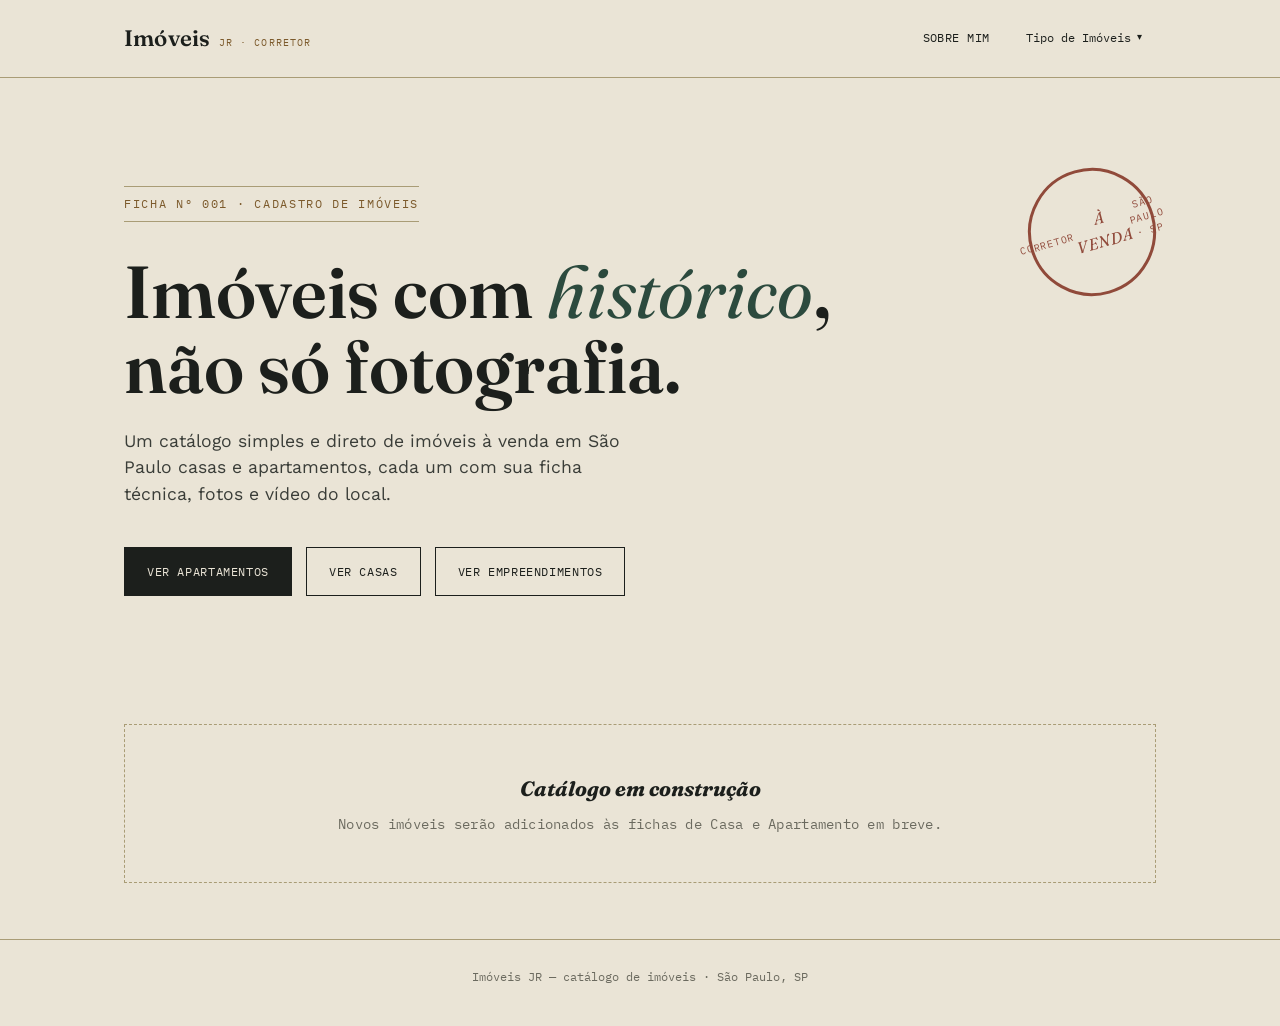
<file: index.html>
<!DOCTYPE html>
<html lang="pt-BR">
<head>
<meta charset="UTF-8">
<meta name="viewport" content="width=device-width, initial-scale=1.0">
<title>Imóveis JR — Corretor de Imóveis</title>
<link rel="stylesheet" href="assets/css/style.css">
</head>
<body>

<header class="site-header">
  <nav class="nav-bar">
    <a href="index.html" class="brand">Imóveis <small>JR · Corretor</small></a>
    <button class="nav-toggle" aria-label="Abrir menu">MENU</button>
    <ul class="nav-links">
      <li><a href="sobre.html">Sobre MiM</a></li>
      <li class="has-dropdown">
        <button type="button">Tipo de Imóveis <span class="caret">▾</span></button>
        <div class="dropdown">
          <a href="imoveis/casa.html">Casa</a>
          <a href="imoveis/apartamento.html">Apartamento</a>
          <a href="imoveis/empreendimento.html">Empreendimento</a>
        </div>
      </li>
    </ul>
  </nav>
</header>

<main>
  <section class="hero">
    <div class="stamp">
      <span>Corretor</span>
      <span class="stamp-big">à venda</span>
      <span>São Paulo · SP</span>
    </div>

    <p class="hero-eyebrow">Ficha nº 001 · Cadastro de Imóveis</p>
    <h1>Imóveis com <em>histórico</em>,<br>não só fotografia.</h1>
    <p class="lede">
      Um catálogo simples e direto de imóveis à venda em São Paulo casas e
      apartamentos, cada um com sua ficha técnica, fotos e vídeo do local.
    </p>
    <div class="hero-actions">
      <a class="btn btn-primary" href="imoveis/apartamento.html">Ver apartamentos</a>
      <a class="btn btn-outline" href="imoveis/casa.html">Ver casas</a>
      <a class="btn btn-outline" href="imoveis/empreendimento.html">Ver empreendimentos</a>
    </div>
  </section>

  <section class="section">
    <div class="empty-state">
      <strong>Catálogo em construção</strong>
      Novos imóveis serão adicionados às fichas de Casa e Apartamento em breve.
    </div>
  </section>
</main>

<footer class="site-footer">
  Imóveis JR — catálogo de imóveis · São Paulo, SP
</footer>

<script src="assets/js/main.js"></script>
</body>
</html>
</file>
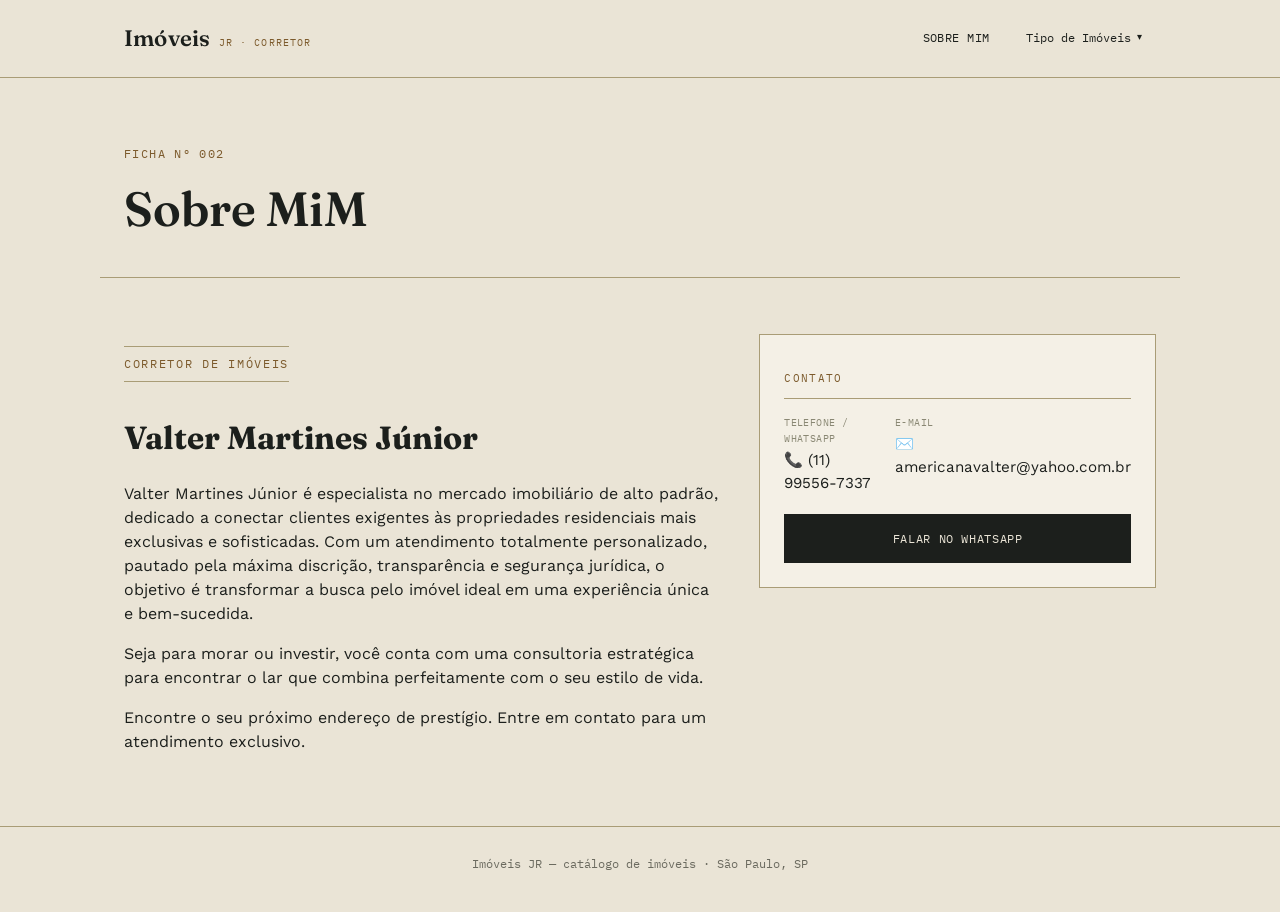
<file: sobre.html>
<!DOCTYPE html>
<html lang="pt-BR">
<head>
<meta charset="UTF-8">
<meta name="viewport" content="width=device-width, initial-scale=1.0">
<title>Sobre MiM — Imóveis JR</title>
<link rel="stylesheet" href="assets/css/style.css">
</head>
<body>

<header class="site-header">
  <nav class="nav-bar">
    <a href="index.html" class="brand">Imóveis <small>JR · Corretor</small></a>
    <button class="nav-toggle" aria-label="Abrir menu">MENU</button>
    <ul class="nav-links">
      <li><a href="sobre.html">Sobre MiM</a></li>
      <li class="has-dropdown">
        <button type="button">Tipo de Imóveis <span class="caret">▾</span></button>
        <div class="dropdown">
          <a href="imoveis/casa.html">Casa</a>
          <a href="imoveis/apartamento.html">Apartamento</a>
          <a href="imoveis/empreendimento.html">Empreendimento</a>
        </div>
      </li>
    </ul>
  </nav>
</header>

<main>
  <div class="page-head">
    <p class="kicker">Ficha nº 002</p>
    <h1>Sobre MiM</h1>
  </div>

  <section class="section">
    <div class="detail-grid">

      <div>
        <p class="hero-eyebrow">Corretor de Imóveis</p>
        <h2 style="font-family: var(--font-display); font-size: 2rem; margin: 0 0 20px;">
          Valter Martines Júnior
        </h2>

        <p class="desc" style="font-size: 1rem; margin-bottom: 16px;">
          Valter Martines Júnior é especialista no mercado imobiliário de alto
          padrão, dedicado a conectar clientes exigentes às propriedades
          residenciais mais exclusivas e sofisticadas. Com um atendimento
          totalmente personalizado, pautado pela máxima discrição,
          transparência e segurança jurídica, o objetivo é transformar a
          busca pelo imóvel ideal em uma experiência única e bem-sucedida.
        </p>

        <p class="desc" style="font-size: 1rem; margin-bottom: 16px;">
          Seja para morar ou investir, você conta com uma consultoria
          estratégica para encontrar o lar que combina perfeitamente com o
          seu estilo de vida.
        </p>

        <p class="desc" style="font-size: 1rem;">
          Encontre o seu próximo endereço de prestígio. Entre em contato
          para um atendimento exclusivo.
        </p>
      </div>

      <aside class="ficha">
        <p class="ficha-title">Contato</p>

        <dl>
          <div>
            <dt>Telefone / WhatsApp</dt>
            <dd>📞 (11) 99556-7337</dd>
          </div>
          <div>
            <dt>E-mail</dt>
            <dd>✉️ americanavalter@yahoo.com.br</dd>
          </div>
        </dl>

        <a class="btn btn-primary" href="https://wa.me/5511995567337" target="_blank" rel="noopener" style="width: 100%; text-align: center;">
          Falar no WhatsApp
        </a>
      </aside>

    </div>
  </section>
</main>

<footer class="site-footer">
  Imóveis JR — catálogo de imóveis · São Paulo, SP
</footer>

<script src="assets/js/main.js"></script>
</body>
</html>
</file>
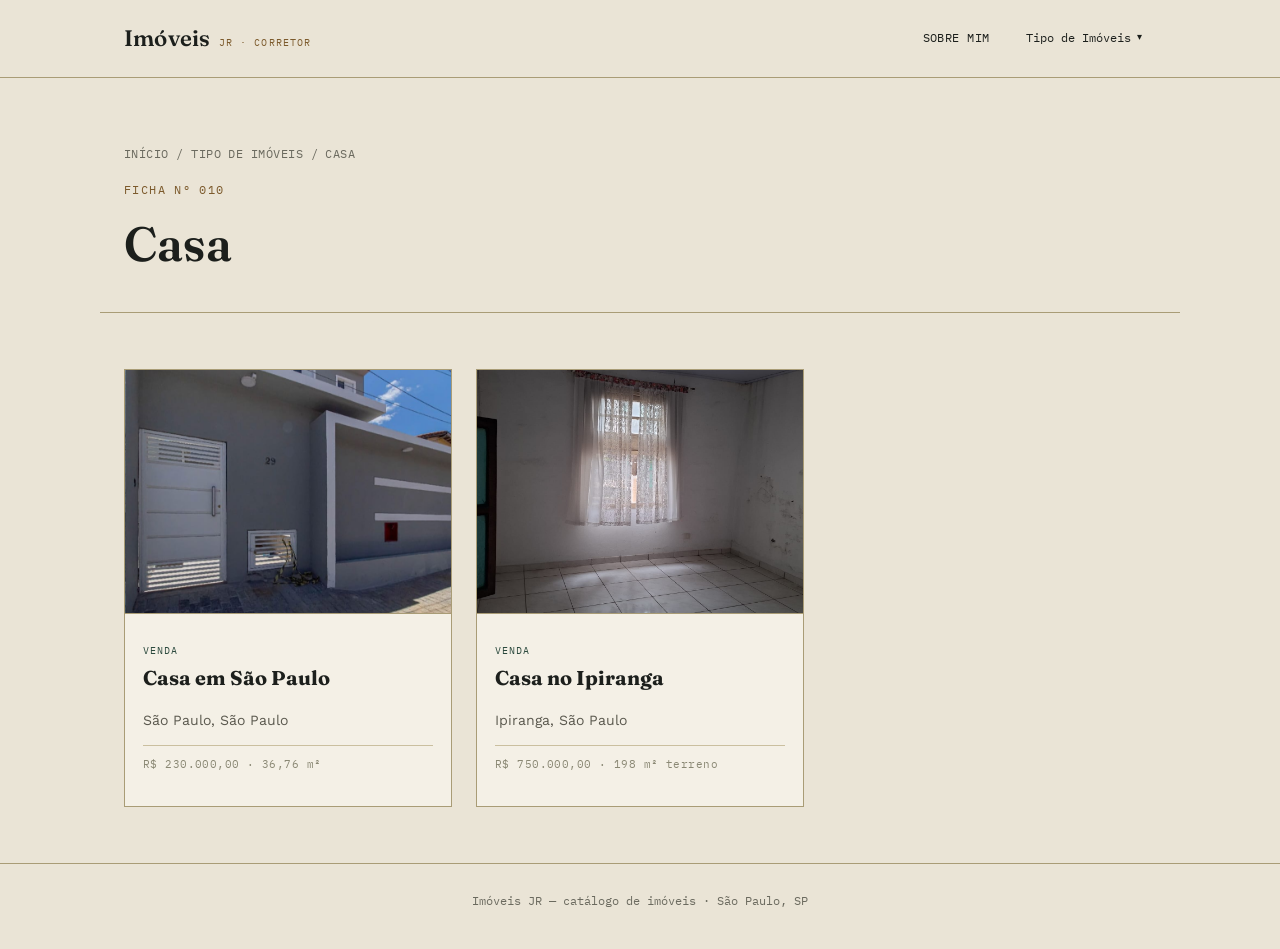
<file: imoveis/casa.html>
<!DOCTYPE html>
<html lang="pt-BR">
<head>
<meta charset="UTF-8">
<meta name="viewport" content="width=device-width, initial-scale=1.0">
<title>Casa — Imóveis JR</title>
<link rel="stylesheet" href="../assets/css/style.css">
</head>
<body>

<header class="site-header">
  <nav class="nav-bar">
    <a href="../index.html" class="brand">Imóveis <small>JR · Corretor</small></a>
    <button class="nav-toggle" aria-label="Abrir menu">MENU</button>
    <ul class="nav-links">
      <li><a href="../sobre.html">Sobre MiM</a></li>
      <li class="has-dropdown">
        <button type="button">Tipo de Imóveis <span class="caret">▾</span></button>
        <div class="dropdown">
          <a href="casa.html">Casa</a>
          <a href="apartamento.html">Apartamento</a>
        </div>
      </li>
    </ul>
  </nav>
</header>

<main>
  <div class="page-head">
    <p class="breadcrumb"><a href="../index.html">Início</a> / Tipo de Imóveis / Casa</p>
    <p class="kicker">Ficha nº 010</p>
    <h1>Casa</h1>
  </div>

  <section class="section">
    <div class="property-grid">
      <a class="property-card" href="casa-imovel002.html">
        <div class="thumb">
          <img src="../601241033-125/imovel002/foto-01.jpg" alt="Casa à venda em São Paulo — IMOVEL-002">
        </div>
        <div class="body">
          <p class="tag">Venda</p>
          <h3>Casa em São Paulo</h3>
          <p class="loc">São Paulo, São Paulo</p>
          <p class="code">R$ 230.000,00 · 36,76 m²</p>
        </div>
      </a>
      <a class="property-card" href="casa-imovel003.html">
        <div class="thumb">
          <img src="../601241033-125/imovel003/foto-01.jpg" alt="Casa à venda no Ipiranga, São Paulo — IMOVEL-003">
        </div>
        <div class="body">
          <p class="tag">Venda</p>
          <h3>Casa no Ipiranga</h3>
          <p class="loc">Ipiranga, São Paulo</p>
          <p class="code">R$ 750.000,00 · 198 m² terreno</p>
        </div>
      </a>
    </div>
  </section>
</main>

<footer class="site-footer">
  Imóveis JR — catálogo de imóveis · São Paulo, SP
</footer>

<script src="../assets/js/main.js"></script>
</body>
</html>
</file>
<file: assets/css/style.css>
/* ===================================================================
   IMÓVEIS JR — Design tokens
   Conceito: "ficha cartorial" — a estética de placas de "VENDE-SE",
   carimbos de imobiliária e fichas técnicas de cartório de imóveis.
   =================================================================== */

@import url('https://fonts.googleapis.com/css2?family=Fraunces:opsz,wght@9..144,400;9..144,500;9..144,600;9..144,700&family=Work+Sans:wght@400;500;600&family=IBM+Plex+Mono:wght@400;500&display=swap');

:root {
  --ink: #1c1f1c;
  --paper: #eae4d6;
  --paper-raised: #f4f0e6;
  --brass: #a1743a;
  --brass-dark: #7c5a2c;
  --patina: #2c4a3e;
  --line: #cabf9f;
  --line-strong: #a99c76;
  --red-stamp: #8c3324;

  --font-display: 'Fraunces', serif;
  --font-body: 'Work Sans', sans-serif;
  --font-mono: 'IBM Plex Mono', monospace;

  --radius: 2px;
}

* { box-sizing: border-box; }

html { scroll-behavior: smooth; }

body {
  margin: 0;
  background: var(--paper);
  color: var(--ink);
  font-family: var(--font-body);
  line-height: 1.5;
  -webkit-font-smoothing: antialiased;
}

a { color: inherit; text-decoration: none; }

img { max-width: 100%; display: block; }

.container {
  max-width: 1080px;
  margin: 0 auto;
  padding: 0 24px;
}

/* ---------- Header / Nav ---------- */

.site-header {
  position: sticky;
  top: 0;
  z-index: 50;
  background: var(--paper);
  border-bottom: 1px solid var(--line-strong);
}

.nav-bar {
  display: flex;
  align-items: center;
  justify-content: space-between;
  padding: 18px 24px;
  max-width: 1080px;
  margin: 0 auto;
}

.brand {
  font-family: var(--font-display);
  font-weight: 600;
  font-size: 1.4rem;
  letter-spacing: 0.01em;
  display: flex;
  align-items: baseline;
  gap: 8px;
}

.brand small {
  font-family: var(--font-mono);
  font-size: 0.6rem;
  font-weight: 400;
  letter-spacing: 0.12em;
  color: var(--brass-dark);
  text-transform: uppercase;
}

.nav-links {
  display: flex;
  align-items: center;
  gap: 8px;
  list-style: none;
  margin: 0;
  padding: 0;
  font-family: var(--font-mono);
  font-size: 0.78rem;
  letter-spacing: 0.04em;
  text-transform: uppercase;
}

.nav-links > li { position: relative; }

.nav-links > li > a,
.nav-links > li > button {
  display: inline-flex;
  align-items: center;
  gap: 6px;
  padding: 10px 14px;
  background: none;
  border: none;
  font: inherit;
  color: var(--ink);
  cursor: pointer;
  border-bottom: 2px solid transparent;
  transition: border-color 0.15s ease, color 0.15s ease;
}

.nav-links > li > a:hover,
.nav-links > li > button:hover,
.nav-links > li.open > button {
  color: var(--brass-dark);
  border-bottom-color: var(--brass);
}

.caret { font-size: 0.6rem; transition: transform 0.15s ease; }
.nav-links > li.open .caret { transform: rotate(180deg); }

.dropdown {
  position: absolute;
  top: 100%;
  left: 0;
  min-width: 190px;
  background: var(--paper-raised);
  border: 1px solid var(--line-strong);
  box-shadow: 3px 3px 0 var(--line-strong);
  padding: 6px;
  display: none;
  flex-direction: column;
}

.nav-links > li.open .dropdown { display: flex; }

.dropdown a {
  padding: 10px 12px;
  font-family: var(--font-mono);
  font-size: 0.74rem;
  letter-spacing: 0.03em;
  text-transform: uppercase;
  color: var(--ink);
  border-left: 2px solid transparent;
}

.dropdown a:hover {
  border-left-color: var(--brass);
  background: var(--paper);
  color: var(--brass-dark);
}

.nav-toggle {
  display: none;
  background: none;
  border: 1px solid var(--line-strong);
  padding: 8px 10px;
  font-family: var(--font-mono);
  cursor: pointer;
}

/* ---------- Hero (home) ---------- */

.hero {
  padding: 96px 24px 72px;
  max-width: 1080px;
  margin: 0 auto;
  position: relative;
}

.hero-eyebrow {
  font-family: var(--font-mono);
  font-size: 0.75rem;
  letter-spacing: 0.14em;
  text-transform: uppercase;
  color: var(--brass-dark);
  border-top: 1px solid var(--line-strong);
  border-bottom: 1px solid var(--line-strong);
  padding: 8px 0;
  display: inline-block;
  margin-bottom: 32px;
}

.hero h1 {
  font-family: var(--font-display);
  font-weight: 600;
  font-size: clamp(2.4rem, 6vw, 4.6rem);
  line-height: 1.02;
  margin: 0 0 24px;
  max-width: 16ch;
}

.hero h1 em {
  font-style: italic;
  font-weight: 400;
  color: var(--patina);
}

.hero p.lede {
  font-size: 1.1rem;
  max-width: 46ch;
  color: #3a3d38;
  margin-bottom: 40px;
}

.hero-actions { display: flex; gap: 14px; flex-wrap: wrap; }

.btn {
  font-family: var(--font-mono);
  font-size: 0.78rem;
  text-transform: uppercase;
  letter-spacing: 0.05em;
  padding: 14px 22px;
  border: 1px solid var(--ink);
  display: inline-block;
  transition: background 0.15s ease, color 0.15s ease;
}

.btn-primary { background: var(--ink); color: var(--paper); }
.btn-primary:hover { background: var(--patina); border-color: var(--patina); }

.btn-outline { background: transparent; color: var(--ink); }
.btn-outline:hover { background: var(--ink); color: var(--paper); }

/* Rotated "stamp" — signature element */
.stamp {
  position: absolute;
  right: 24px;
  top: 90px;
  width: 128px;
  height: 128px;
  border: 3px solid var(--red-stamp);
  border-radius: 50%;
  color: var(--red-stamp);
  transform: rotate(-16deg);
  display: flex;
  align-items: center;
  justify-content: center;
  text-align: center;
  font-family: var(--font-mono);
  font-size: 0.62rem;
  letter-spacing: 0.1em;
  text-transform: uppercase;
  opacity: 0.85;
  mix-blend-mode: multiply;
}

.stamp span { display: block; }
.stamp .stamp-big { font-family: var(--font-display); font-style: italic; font-size: 1rem; margin: 4px 0; }

@media (max-width: 720px) {
  .stamp { display: none; }
}

/* ---------- Generic page header (inner pages) ---------- */

.page-head {
  padding: 56px 24px 32px;
  max-width: 1080px;
  margin: 0 auto;
  border-bottom: 1px solid var(--line-strong);
}

.page-head .kicker {
  font-family: var(--font-mono);
  font-size: 0.72rem;
  letter-spacing: 0.12em;
  text-transform: uppercase;
  color: var(--brass-dark);
  margin-bottom: 10px;
}

.page-head h1 {
  font-family: var(--font-display);
  font-weight: 600;
  font-size: clamp(2rem, 4.4vw, 3rem);
  margin: 0;
}

.breadcrumb {
  font-family: var(--font-mono);
  font-size: 0.72rem;
  letter-spacing: 0.04em;
  text-transform: uppercase;
  color: #6b6a5f;
  margin-bottom: 18px;
}

.breadcrumb a:hover { color: var(--brass-dark); }

/* ---------- Section wrapper ---------- */

.section { padding: 56px 24px; max-width: 1080px; margin: 0 auto; }

.empty-state {
  border: 1px dashed var(--line-strong);
  padding: 48px 32px;
  text-align: center;
  font-family: var(--font-mono);
  font-size: 0.85rem;
  color: #6b6a5f;
  letter-spacing: 0.02em;
}

.empty-state strong {
  display: block;
  font-family: var(--font-display);
  font-style: italic;
  font-size: 1.3rem;
  color: var(--ink);
  margin-bottom: 10px;
  letter-spacing: normal;
}

/* ---------- Property card ---------- */

.property-grid {
  display: grid;
  grid-template-columns: repeat(auto-fill, minmax(280px, 1fr));
  gap: 24px;
}

.property-card {
  background: var(--paper-raised);
  border: 1px solid var(--line-strong);
  display: flex;
  flex-direction: column;
  transition: box-shadow 0.15s ease, transform 0.15s ease;
}

.property-card:hover {
  box-shadow: 4px 4px 0 var(--brass);
  transform: translate(-2px, -2px);
}

.property-card .thumb {
  aspect-ratio: 4 / 3;
  overflow: hidden;
  border-bottom: 1px solid var(--line-strong);
}

.property-card .thumb img { width: 100%; height: 100%; object-fit: cover; }

.property-card .body { padding: 18px 18px 22px; flex: 1; display: flex; flex-direction: column; }

.property-card .tag {
  font-family: var(--font-mono);
  font-size: 0.65rem;
  letter-spacing: 0.1em;
  text-transform: uppercase;
  color: var(--patina);
  margin-bottom: 8px;
}

.property-card h3 {
  font-family: var(--font-display);
  font-size: 1.25rem;
  margin: 0 0 6px;
  line-height: 1.2;
}

.property-card .loc {
  font-size: 0.88rem;
  color: #5b594f;
  margin-bottom: 14px;
}

.property-card .code {
  margin-top: auto;
  font-family: var(--font-mono);
  font-size: 0.68rem;
  color: #8a8874;
  letter-spacing: 0.04em;
  border-top: 1px solid var(--line);
  padding-top: 10px;
}

/* ---------- Property detail ---------- */

.detail-grid {
  display: grid;
  grid-template-columns: 1.5fr 1fr;
  gap: 40px;
  align-items: start;
}

@media (max-width: 860px) {
  .detail-grid { grid-template-columns: 1fr; }
}

.media-main {
  border: 1px solid var(--line-strong);
  background: #000;
  margin-bottom: 12px;
}

.media-main video, .media-main img { width: 100%; display: block; }

.media-download {
  display: inline-flex;
  align-items: center;
  gap: 8px;
  margin-top: 10px;
  font-family: var(--font-mono);
  font-size: 0.75rem;
  text-transform: uppercase;
  letter-spacing: 0.04em;
  padding: 10px 18px;
  border: 1px solid var(--ink);
  background: var(--paper-raised);
  color: var(--ink);
  cursor: pointer;
  transition: background 0.15s ease, color 0.15s ease;
}

.media-download:hover {
  background: var(--ink);
  color: var(--paper);
}

.thumb-strip {
  display: grid;
  grid-template-columns: repeat(6, 1fr);
  gap: 8px;
}

.thumb-strip button {
  padding: 0;
  border: 1px solid var(--line-strong);
  background: none;
  cursor: pointer;
  aspect-ratio: 1;
  overflow: hidden;
}

.thumb-strip button.video-thumb {
  display: flex;
  align-items: center;
  justify-content: center;
  background: var(--ink);
  color: var(--paper);
  font-family: var(--font-mono);
  font-size: 0.6rem;
  text-align: center;
  letter-spacing: 0.05em;
}

.thumb-strip img { width: 100%; height: 100%; object-fit: cover; }

.thumb-strip button.active { outline: 2px solid var(--brass); outline-offset: -2px; }

/* Ficha técnica (spec sheet) */

.ficha {
  border: 1px solid var(--line-strong);
  background: var(--paper-raised);
  padding: 24px;
}

.ficha .ficha-title {
  font-family: var(--font-mono);
  font-size: 0.7rem;
  letter-spacing: 0.12em;
  text-transform: uppercase;
  color: var(--brass-dark);
  border-bottom: 1px solid var(--line-strong);
  padding-bottom: 12px;
  margin-bottom: 16px;
}

.ficha h2 {
  font-family: var(--font-display);
  font-size: 1.7rem;
  margin: 0 0 4px;
}

.ficha .price {
  font-family: var(--font-mono);
  font-size: 1.3rem;
  color: var(--patina);
  margin: 10px 0 18px;
}

.ficha dl {
  display: grid;
  grid-template-columns: 1fr 1fr;
  gap: 12px 16px;
  margin: 0 0 20px;
  font-family: var(--font-mono);
  font-size: 0.82rem;
}

.ficha dt { color: #8a8874; letter-spacing: 0.04em; text-transform: uppercase; font-size: 0.65rem; margin-bottom: 2px; }
.ficha dd { margin: 0; font-family: var(--font-body); font-size: 0.95rem; }

.ficha .desc { font-size: 0.92rem; color: #3a3d38; margin-bottom: 20px; }

.ficha .source {
  font-family: var(--font-mono);
  font-size: 0.68rem;
  color: #8a8874;
  border-top: 1px solid var(--line);
  padding-top: 12px;
}

.ficha .source a { border-bottom: 1px solid var(--line-strong); }
.ficha .source a:hover { color: var(--brass-dark); border-color: var(--brass-dark); }

/* ---------- Lightbox ---------- */

.lightbox {
  position: fixed;
  inset: 0;
  background: rgba(10, 10, 8, 0.92);
  display: none;
  align-items: center;
  justify-content: center;
  z-index: 100;
  padding: 32px;
}

.lightbox.open { display: flex; }

.lightbox img { max-width: 90vw; max-height: 86vh; }

.lightbox-close {
  position: absolute;
  top: 24px;
  right: 32px;
  background: none;
  border: 1px solid var(--paper);
  color: var(--paper);
  font-family: var(--font-mono);
  padding: 8px 14px;
  cursor: pointer;
}

/* ---------- Footer ---------- */

.site-footer {
  border-top: 1px solid var(--line-strong);
  padding: 28px 24px 40px;
  font-family: var(--font-mono);
  font-size: 0.72rem;
  color: #6b6a5f;
  text-align: center;
}

/* ---------- Responsive nav ---------- */

@media (max-width: 720px) {
  .nav-toggle { display: block; }
  .nav-links {
    position: absolute;
    top: 100%;
    left: 0;
    right: 0;
    background: var(--paper);
    border-bottom: 1px solid var(--line-strong);
    flex-direction: column;
    align-items: stretch;
    display: none;
    padding: 8px 24px 16px;
  }
  .nav-links.open { display: flex; }
  .dropdown { position: static; box-shadow: none; border: none; border-left: 2px solid var(--line-strong); margin: 4px 0 4px 14px; }
  .nav-links > li.open .dropdown { display: flex; }
}
</file>
